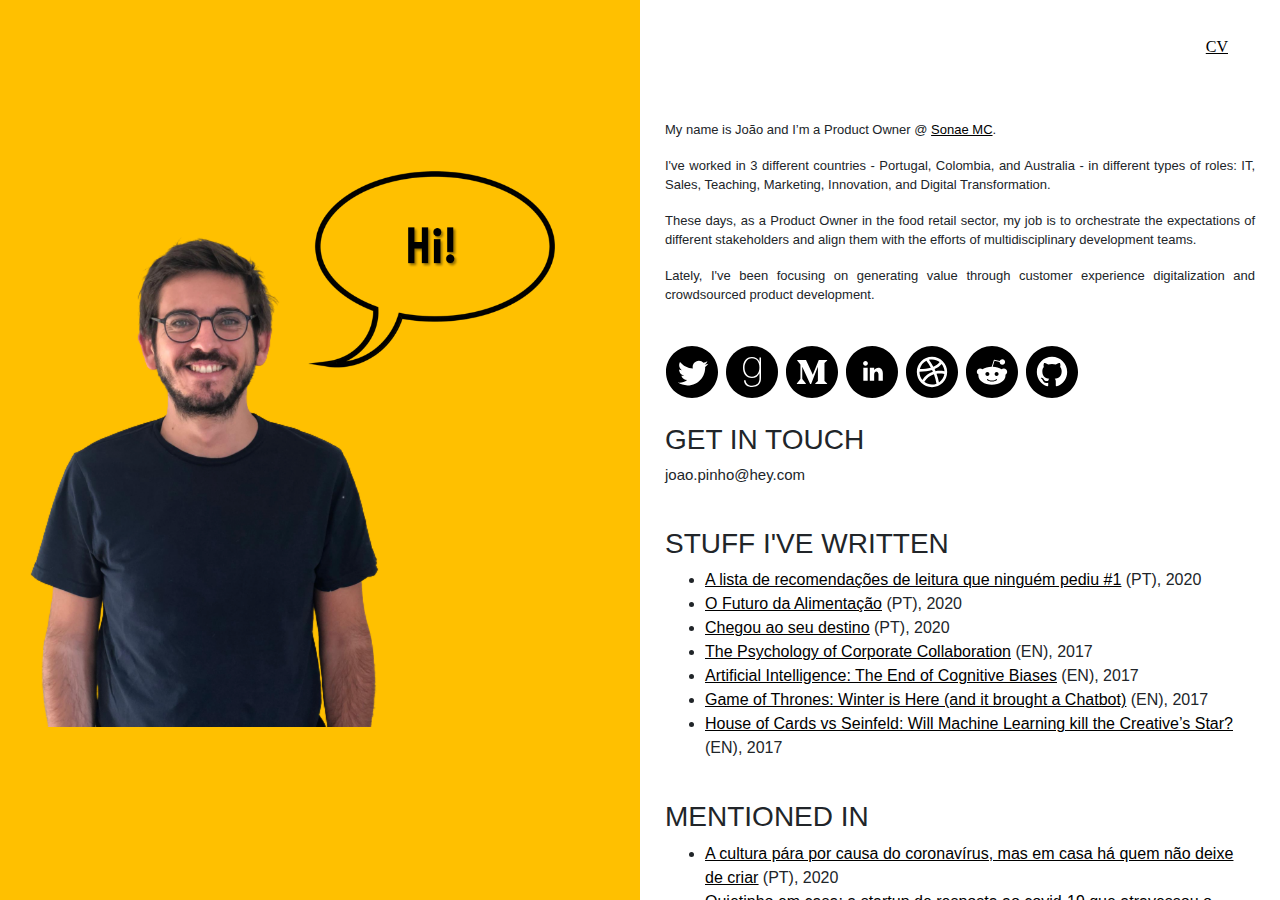
<file: index.html>
<!DOCTYPE html>
<html lang="en">

<head>
    <meta name="viewport" content="width=device-width, initial-scale=1.0">
    <title>Hi, João!</title>
    <link rel="stylesheet" href="https://maxcdn.bootstrapcdn.com/bootstrap/4.0.0/css/bootstrap.min.css" integrity="sha384-Gn5384xqQ1aoWXA+058RXPxPg6fy4IWvTNh0E263XmFcJlSAwiGgFAW/dAiS6JXm" crossorigin="anonymous">
    <link rel="stylesheet" href="index.css">
</head>

<body>
    <div class="wrap">
    <div class="row no-gutters">
        <div class="col-md-6 no-gutters">
            <!-- Lado Esquerdo -->
            <div class="leftside">
                <img src="joao pinho hi.png" class="profile">
            </div>
        </div>
        <div class="col-md-6 no-gutters">
            <!-- Lado Direito -->
            <div class="rightside">
                <a href="https://drive.google.com/file/d/1vwGQJEdrgnetgVbPCnuPtAJXUcIQxDnp/view?usp=sharing”><button type="button" class="button" style="float: right;">CV</button></a>
                <br>
                <br>
                <br>
                <br>
                <br>
                <div class="maincontent">
                <p>My name is João and I’m a Product Owner @ <a href="https://sonaemc.com/en/" target=”_blank”>Sonae MC</a>.</p>
                <p>I've worked in 3 different countries - Portugal, Colombia, and Australia - in different types of roles: IT, Sales, Teaching, Marketing, Innovation, and Digital Transformation.</p>
                <p>These days, as a Product Owner in the food retail sector, my job is to orchestrate the expectations of different stakeholders and align them with the efforts of multidisciplinary development teams.</p>
                <p>Lately, I've been focusing on generating value through customer experience digitalization and crowdsourced product development.</p>
                <br>
                <table>
                    <tr>
                        <th><a href="https://twitter.com/pinhonomics" target=”_blank”><img src="icon_twitter.svg" class="icon"></a></th>
                        <th></th>
                        <th></th>
                        <th></th>
			<th><a href="https://www.goodreads.com/user/show/38663777-jo-o-pinho" target=”_blank”><img src="icon_goodreads.svg" class="icon"></a></th>
                        <th></th>
                        <th></th>
                        <th></th>    
                        <th><a href="https://medium.com/@jpinho" target=”_blank”><img src="icon_medium.svg" class="icon"></a></th>
                        <th></th>
                        <th></th>
                        <th></th>
                        <th><a href="https://www.linkedin.com/in/joaogpinho/" target=”_blank”><img src="icon_linkedin.svg" class="icon"></a></th>
                        <th></th>
                        <th></th>
                        <th></th>
                        <th><a href="https://dribbble.com/jgpinho" target=”_blank”><img src="icon_dribbble.svg" class="icon"></a></th>
                        <th></th>
                        <th></th>
                        <th></th>
                        <th><a href="https://www.reddit.com/user/pinhonomics" target=”_blank”><img src="icon_reddit.svg" class="icon"></a></th>
			<th></th>
                        <th></th>
                        <th></th>
                        <th><a href="https://github.com/joaopinho-bot" target=”_blank”><img src="icon_github.svg" class="icon"></a></th>    
                    </tr>
                </table>
                <br>
                <h3>GET IN TOUCH</h3>
                <p class="email">joao.pinho@hey.com</p>
                <br>
                <h3>STUFF I'VE WRITTEN</h3>
                <div class="parent">
                <ul>
		            <li><u><a href="https://bit.ly/2PdzbIO" target="_blank">A lista de recomendações de leitura que ninguém pediu #1</a></u> (PT), 2020</li>
		            <li><u><a href="https://labs.continente.pt/#/news/o-futuro-da-alimentacao" target="_blank">O Futuro da Alimentação</a></u> (PT), 2020</li>
		            <li><u><a href="https://labs.continente.pt/#/news/chegou-ao-seu-destino" target="_blank">Chegou ao seu destino</a></u> (PT), 2020</li>
		            <li><u><a href="https://www.30secondstofly.com/corporate-travel-management/psychology-of-corporate-collaboration/">The Psychology of Corporate Collaboration</a></u> (EN), 2017</li>
		            <li><u><a href="https://www.30secondstofly.com/ai-software/ai-and-cognitive-biases/" target="_blank">Artificial Intelligence: The End of Cognitive Biases</a></u> (EN), 2017</li>
		            <li><u><a href="https://www.30secondstofly.com/ai-software/game-of-thrones-chatbot/" target="_blank">Game of Thrones: Winter is Here (and it brought a Chatbot)</a></u> (EN), 2017</li>
		            <li><u><a href="https://towardsdatascience.com/house-of-cards-vs-seinfeld-411c6db038" target="_blank">House of Cards vs Seinfeld: Will Machine Learning kill the Creative’s Star?</a></u> (EN), 2017</li>
                </ul>
                </div>
                <br>
                <h3>MENTIONED IN</h3>
                <div class="parent">
                <ul>
		            <li><u><a href="https://www.publico.pt/2020/03/17/culturaipsilon/noticia/cultura-causa-coronavirus-casa-ha-nao-deixe-criar-1908063" target="_blank">A cultura pára por causa do coronavírus, mas em casa há quem não deixe de criar</a></u> (PT), 2020</li>
		            <li><u><a href="https://eco.sapo.pt/2020/04/13/quietinho-em-casa-a-startup-de-resposta-ao-covid-19-que-atravessou-o-atlantico/" target="_blank">Quietinho em casa: a startup de resposta ao covid-19 que atravessou o Atlântico</a></u> (PT), 2020</li>
	            </ul>
                </div>
                <br>
                <h3>MOST RELEVANT CERTIFICATIONS</h3>
                <div class="parent">
                <ul>
		            <li><u><a href="https://certification.scrumalliance.org/accounts/1060862-joao-pinho/certifications/1206499-cspo" target="_blank">Certified Scrum Product Owner®</a></u>, by SCRUM Alliance, 2020</li>
		            <li><u><a href="https://certification.scrumalliance.org/accounts/1060862-joao-pinho/certifications/1206489-csm" target="_blank">Certified Scrum Master®</a></u>, by SCRUM Alliance, 2020</li>
		            <li><u><a href="https://certificates.mooc.fi/validate/4kolcjgt4q" target="_blank">Elements of AI</a></u>, by University of Helsinki, 2018</li>
		            <li><u><a href="https://drive.google.com/file/d/0B16rJdFO_W8oVlhVYXZPZUlDeUE/view" target="_blank">The Online Marketing Fundamentals</a></u>, by Google - The Digital Garage, 2017</li>
		            <li><u><a href="https://drive.google.com/file/d/0B16rJdFO_W8oN0RnLWpjdXJTZjA/view" target="_blank">Digital Marketing</a></u>, by Shaw Academy, 2016</li>
                </ul>
                </div>
			<p>I'm developing this website while learning about HTML, CSS,and JavaScript. That's why it's not mobile friendly yet (sorry for that).</p>
            </div>
        </div>
    </div>
</div>
</body>

</html>
</file>
<file: index.css>
.leftside, .rightside{
    height: 50vh;
    width: 100%;
}

@media screen and (min-width:768px)
{
    .leftside, .rightside{
        height: 100vh;
    }
    .rightside {
        background: rgb(255, 255, 255);
    }

    .profile {
        height: 577px;
        width: 555px;
    }
}

.leftside {
    background:#ffc000;
    flex-basis: 20%;
}

.rightside {
    background: rgb(255, 255, 255);
    overflow: auto;
    flex-basis: 80%;
    height: 100vh; 
    overflow: auto;
}

.profile {
    height: 577px;
    width: 555px;
    margin-top: 150px;
}

.button {
    border: none;
    color: black;
    padding: 15px 32px;
    text-align: center;
    text-decoration: none;
    display: inline-block;
    font-size: 16px;
    margin: 4px 2px;
    background-color:#ffc000;
    border-radius: 50px;
    align-items: right;
    margin-left:auto; 
    margin-right:20px;
    margin-top:20px;
    font-family: Fira Sans;
    font-style: normal;
    font-weight: normal;
}

.button:hover {
    color: black;
    background-color: #ffdf33;
    text-decoration: underline;
}

p {
    text-align: justify;
    text-justify: inter-word;
    font-size: 13px;
}

.icon {
    width: 52px;
    height: 52px;
}

.maincontent {
    margin-left: 25px;
    margin-right: 25px;
}

a:link {
    color: black;
    background-color: transparent;
    text-decoration: underline;
}

a:visited {
    color: black;
    background-color: transparent;
    text-decoration: none;
}

a:hover {
    color: black;
    background-color: #ffdf33;
    text-decoration: underline;
}

a:active {
    color: black;
    background-color: transparent;
    text-decoration: underline;
}

.email {
    font-size: 15px;
}

.wrap {
    display: flex;
  }
</file>
